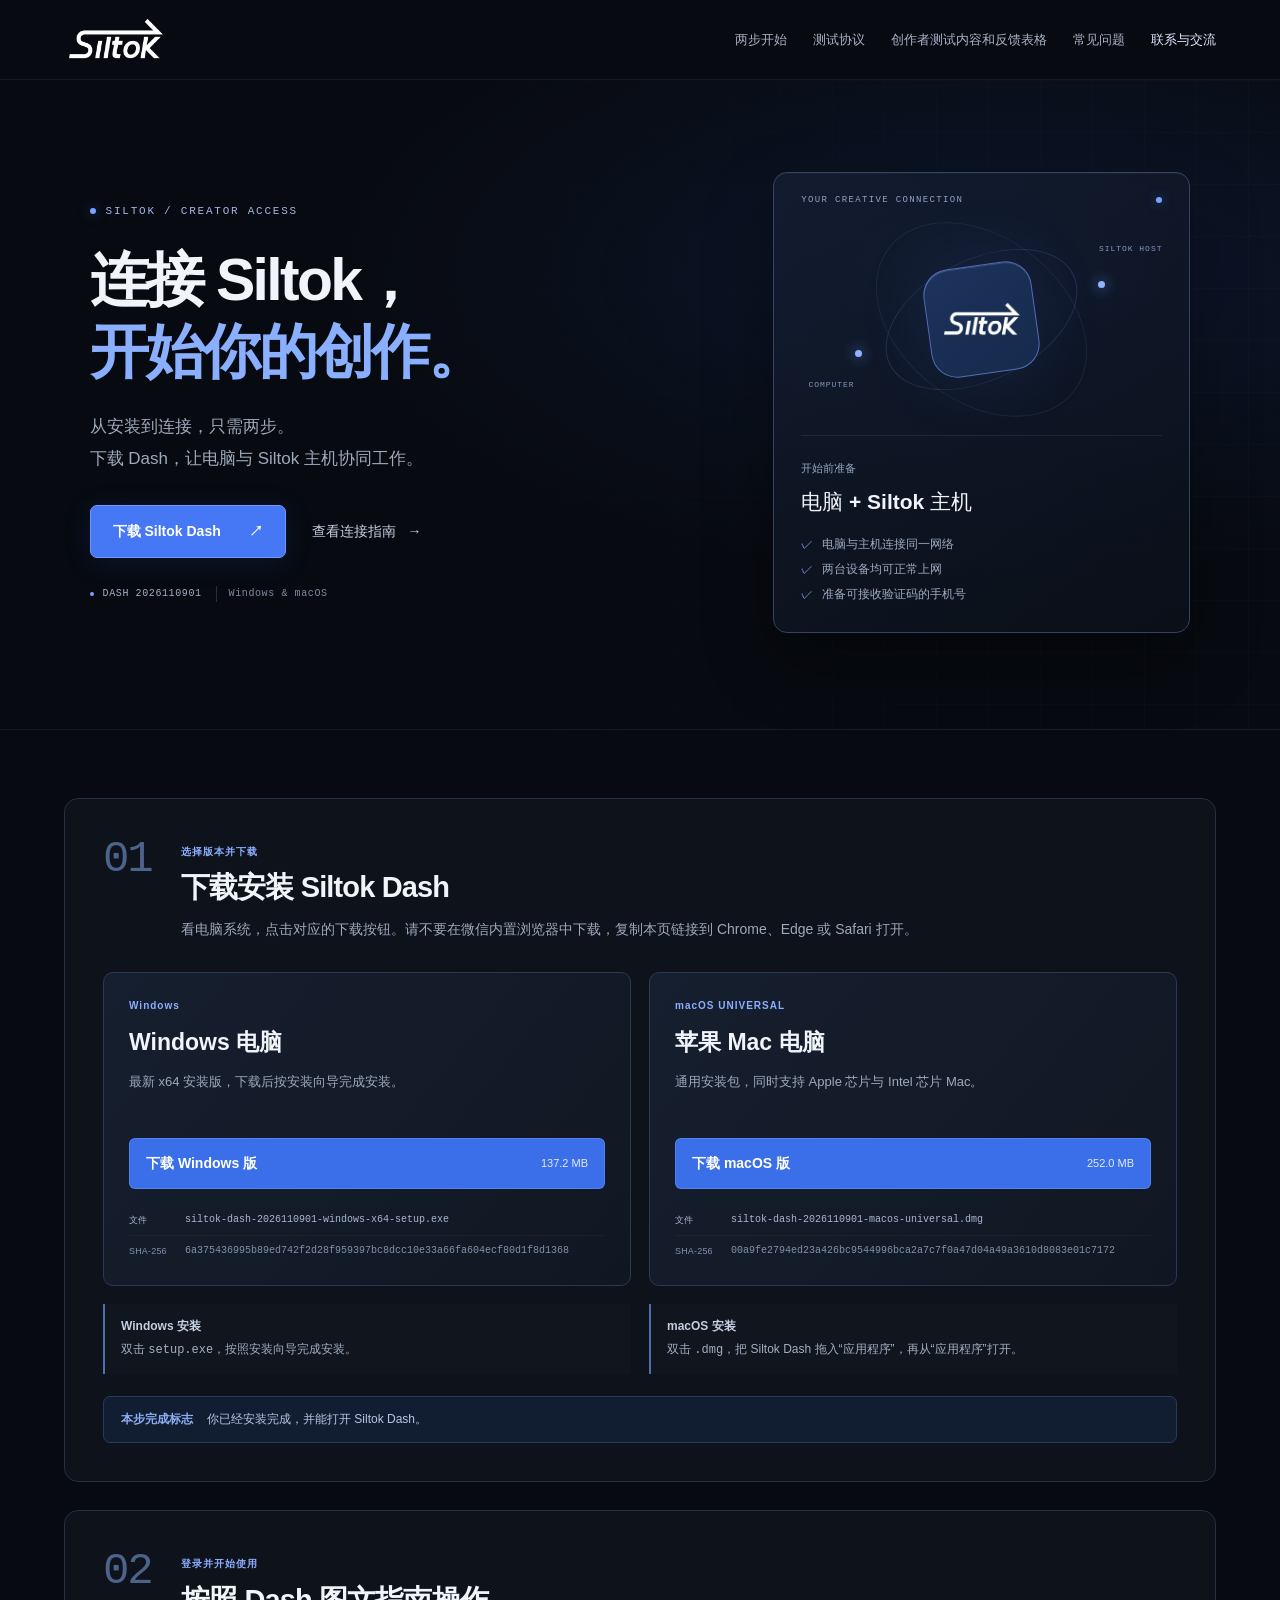
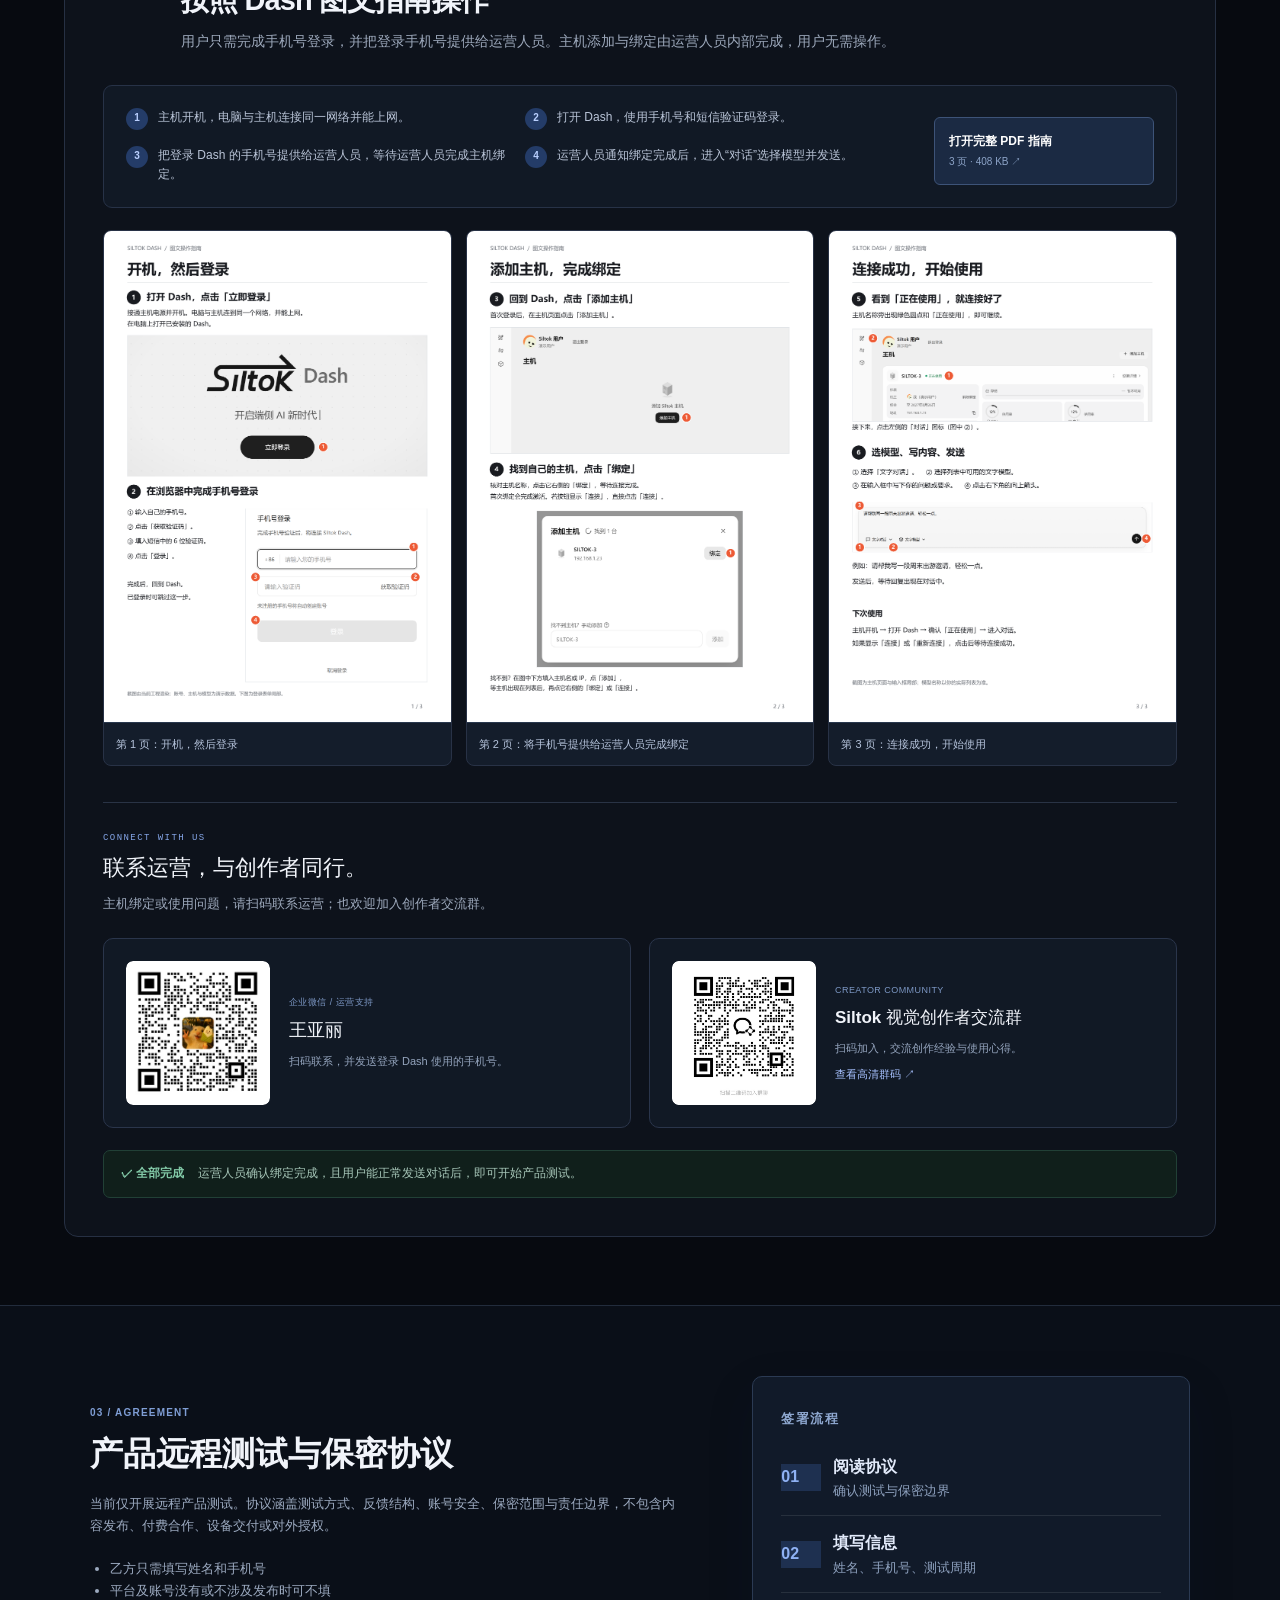
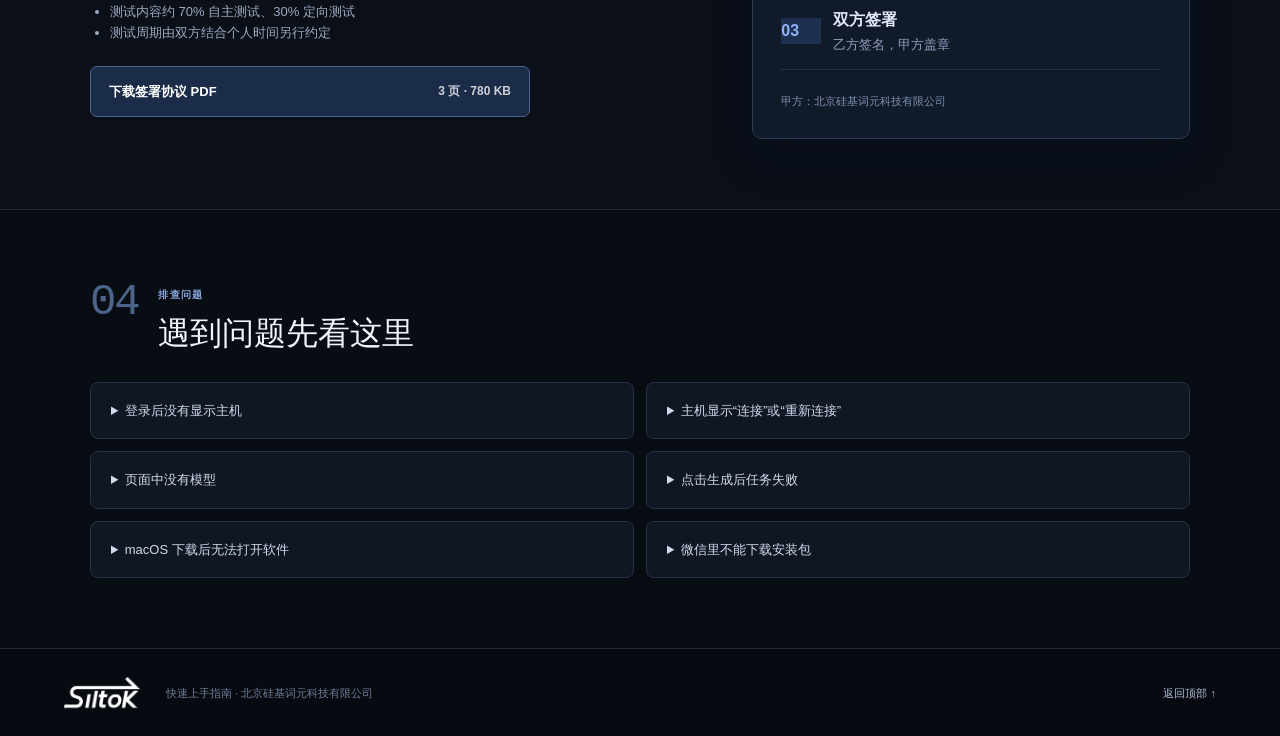
<file: site/index.html>
<!doctype html>
<html lang="zh-CN">
<head>
  <meta charset="utf-8">
  <meta name="viewport" content="width=device-width,initial-scale=1">
  <meta name="description" content="Siltok Dash Windows 与 macOS 快速上手指南">
  <title>Siltok 快速上手指南</title>
  <link rel="icon" href="assets/favicon.svg">
  <link rel="stylesheet" href="styles.css?v=20260915-2">
  <link rel="stylesheet" href="agreement.css?v=20260915-2">
  <link rel="stylesheet" href="connect-guide.css?v=20260930-4">
  <link rel="stylesheet" href="refresh.css?v=20261126-qr">
</head>
<body>
  <header class="topbar"><a href="#top" class="brand" aria-label="Siltok 首页"><img src="assets/siltok-logo-blue.png" alt="Siltok"></a><nav><a href="#steps">两步开始</a><a href="#agreement">测试协议</a><a href="creator-feedback.html">创作者测试内容和反馈表格</a><a href="#faq">常见问题</a><a href="#guide-contact">联系与交流</a></nav></header>
  <main id="top">
    <section class="hero compact-hero">
      <div class="hero-copy"><span class="eyebrow"><i></i> SILTOK / CREATOR ACCESS</span><h1>连接 Siltok，<br><em>开始你的创作。</em></h1><p>从安装到连接，只需两步。<br>下载 Dash，让电脑与 Siltok 主机协同工作。</p><div class="hero-actions"><a class="primary start-button" href="#steps">下载 Siltok Dash <span>↗</span></a><a class="text-link" href="#step-2">查看连接指南 <span>→</span></a></div><div class="release-line"><span class="release-dot"></span> DASH 2026110901 <span>Windows & macOS</span></div></div>
      <aside class="status-card"><div class="workspace-label"><span>YOUR CREATIVE CONNECTION</span><span class="mini-dot"></span></div><div class="connection-art" aria-hidden="true"><div class="orbit orbit-one"></div><div class="orbit orbit-two"></div><div class="connection-core"><img src="assets/siltok-logo-blue.png" alt=""></div><span class="node node-one"></span><span class="node node-two"></span><span class="orbit-label label-one">COMPUTER</span><span class="orbit-label label-two">SILTOK HOST</span></div><div class="ready-info"><span>开始前准备</span><strong>电脑 + Siltok 主机</strong><ul><li>电脑与主机连接同一网络</li><li>两台设备均可正常上网</li><li>准备可接收验证码的手机号</li></ul></div></aside>
    </section>

    <section class="guided-flow" id="steps">
      <article class="guide-step" id="step-1"><header><b>01</b><div><small>选择版本并下载</small><h2>下载安装 Siltok Dash</h2><p>看电脑系统，点击对应的下载按钮。请不要在微信内置浏览器中下载，复制本页链接到 Chrome、Edge 或 Safari 打开。</p></div></header><div class="system-grid"><section><span class="system-name">Windows</span><h3>Windows 电脑</h3><p class="system-description">最新 x64 安装版，下载后按安装向导完成安装。</p><a class="download" href="download.html?system=windows">下载 Windows 版 <span>137.2 MB</span></a><div class="download-meta file-meta"><span>文件</span><code>siltok-dash-2026110901-windows-x64-setup.exe</code></div><div class="download-meta hash-meta"><span>SHA-256</span><code>6a375436995b89ed742f2d28f959397bc8dcc10e33a66fa604ecf80d1f8d1368</code></div></section><section><span class="system-name">macOS UNIVERSAL</span><h3>苹果 Mac 电脑</h3><p class="system-description">通用安装包，同时支持 Apple 芯片与 Intel 芯片 Mac。</p><a class="download" href="download.html?system=macos">下载 macOS 版 <span>252.0 MB</span></a><div class="download-meta file-meta"><span>文件</span><code>siltok-dash-2026110901-macos-universal.dmg</code></div><div class="download-meta hash-meta"><span>SHA-256</span><code>00a9fe2794ed23a426bc9544996bca2a7c7f0a47d04a49a3610d8083e01c7172</code></div></section></div><div class="install-notes"><section><b>Windows 安装</b><span>双击 <code>setup.exe</code>，按照安装向导完成安装。</span></section><section><b>macOS 安装</b><span>双击 <code>.dmg</code>，把 Siltok Dash 拖入“应用程序”，再从“应用程序”打开。</span></section></div><div class="step-done"><b>本步完成标志</b><span>你已经安装完成，并能打开 Siltok Dash。</span></div></article>

      <article class="guide-step" id="step-2"><header><b>02</b><div><small>登录并开始使用</small><h2>按照 Dash 图文指南操作</h2><p>用户只需完成手机号登录，并把登录手机号提供给运营人员。主机添加与绑定由运营人员内部完成，用户无需操作。</p></div></header><div class="guide-summary"><ol><li><b>1</b><span>主机开机，电脑与主机连接同一网络并能上网。</span></li><li><b>2</b><span>打开 Dash，使用手机号和短信验证码登录。</span></li><li><b>3</b><span>把登录 Dash 的手机号提供给运营人员，等待运营人员完成主机绑定。</span></li><li><b>4</b><span>运营人员通知绑定完成后，进入“对话”选择模型并发送。</span></li></ol><a class="guide-pdf-link" href="assets/dash-connection-guide.pdf" target="_blank" rel="noopener">打开完整 PDF 指南 <span>3 页 · 408 KB ↗</span></a></div><div class="guide-pages"><figure><a href="assets/dash-guide-01-login.png" target="_blank"><img src="assets/dash-guide-01-login.png" alt="Dash 图文指南第一页：开机并完成手机号登录"></a><figcaption>第 1 页：开机，然后登录</figcaption></figure><figure><a href="assets/dash-guide-02-bind.png" target="_blank"><img src="assets/dash-guide-02-bind.png" alt="Dash 图文指南第二页：运营人员完成主机绑定"></a><figcaption>第 2 页：将手机号提供给运营人员完成绑定</figcaption></figure><figure><a href="assets/dash-guide-03-use.png" target="_blank"><img src="assets/dash-guide-03-use.png" alt="Dash 图文指南第三页：连接成功并开始对话"></a><figcaption>第 3 页：连接成功，开始使用</figcaption></figure></div><div class="guide-contact" id="guide-contact"><div><span class="contact-eyebrow">CONNECT WITH US</span><b>联系运营，与创作者同行。</b><span>主机绑定或使用问题，请扫码联系运营；也欢迎加入创作者交流群。</span></div><div class="step-contacts"><figure class="contact-card"><div class="qr-frame"><img src="assets/wecom-wangyali.jpg" alt="王亚丽企业微信二维码" loading="lazy" width="296" height="296"></div><figcaption><small>企业微信 / 运营支持</small><strong>王亚丽</strong><span>扫码联系，并发送登录 Dash 使用的手机号。</span></figcaption></figure><figure class="contact-card community-card"><a class="qr-frame community-qr" href="assets/siltok-creator-community-qr.jpg" target="_blank" rel="noopener" aria-label="查看 Siltok 视觉创作者交流群高清二维码"><img src="assets/siltok-creator-community-qr.jpg" alt="Siltok 视觉创作者交流群二维码，扫码加入群聊" loading="lazy" width="1125" height="1125"></a><figcaption><small>CREATOR COMMUNITY</small><strong>Siltok 视觉创作者交流群</strong><span>扫码加入，交流创作经验与使用心得。</span><a class="qr-full-link" href="assets/siltok-creator-community-qr.jpg" target="_blank" rel="noopener">查看高清群码 ↗</a></figcaption></figure></div></div><div class="success-banner"><b>✓ 全部完成</b><span>运营人员确认绑定完成，且用户能正常发送对话后，即可开始产品测试。</span></div></article>
    </section>

    <section class="agreement" id="agreement"><div class="agreement-copy"><span>03 / AGREEMENT</span><h2>产品远程测试与保密协议</h2><p>当前仅开展远程产品测试。协议涵盖测试方式、反馈结构、账号安全、保密范围与责任边界，不包含内容发布、付费合作、设备交付或对外授权。</p><ul><li>乙方只需填写姓名和手机号</li><li>平台及账号没有或不涉及发布时可不填</li><li>测试内容约 70% 自主测试、30% 定向测试</li><li>测试周期由双方结合个人时间另行约定</li></ul><a class="agreement-download" href="assets/产品远程测试与保密协议.pdf" download>下载签署协议 PDF <span>3 页 · 780 KB</span></a></div><div class="agreement-card"><small>签署流程</small><ol><li><b>01</b><span><strong>阅读协议</strong>确认测试与保密边界</span></li><li><b>02</b><span><strong>填写信息</strong>姓名、手机号、测试周期</span></li><li><b>03</b><span><strong>双方签署</strong>乙方签名，甲方盖章</span></li></ol><p>甲方：北京硅基词元科技有限公司</p></div></section>

    <section class="faq" id="faq"><div class="section-head"><span>04</span><div><small>排查问题</small><h2>遇到问题先看这里</h2></div></div><div class="faq-grid">
      <details><summary>登录后没有显示主机</summary><p>用户无需自行添加或绑定主机。请把登录 Dash 使用的手机号提供给运营人员，由运营人员在内部完成主机绑定。</p></details>
      <details><summary>主机显示“连接”或“重新连接”</summary><p>点击“连接”或“重新连接”，等待主机名称旁出现绿色圆点和“正在使用”。仍失败时保存当前页面截图并联系运营人员。</p></details>
      <details><summary>页面中没有模型</summary><p>刷新或重启 Dash；仍没有模型时联系管理员确认服务状态和账号权限。</p></details>
      <details><summary>点击生成后任务失败</summary><p>保存错误提示、控制台信息和操作系统版本，并说明所选模型与操作步骤后联系管理员。</p></details>
      <details><summary>macOS 下载后无法打开软件</summary><p>请先确认下载的是本页面提供的最新版本，并核对文件名与校验值。重新下载后，将 Siltok Dash 拖入“应用程序”，再从“应用程序”文件夹打开；仍无法打开时截图联系运营人员。</p></details>
      <details><summary>微信里不能下载安装包</summary><p>请复制本页地址到 Chrome、Edge 或 Safari 打开，再点击下载按钮。</p></details>
    </div></section>

  </main>
  <footer><img src="assets/siltok-logo-blue.png" alt="Siltok"><span>快速上手指南 · 北京硅基词元科技有限公司</span><a href="#top">返回顶部 ↑</a></footer>
</body>
</html>
</file>
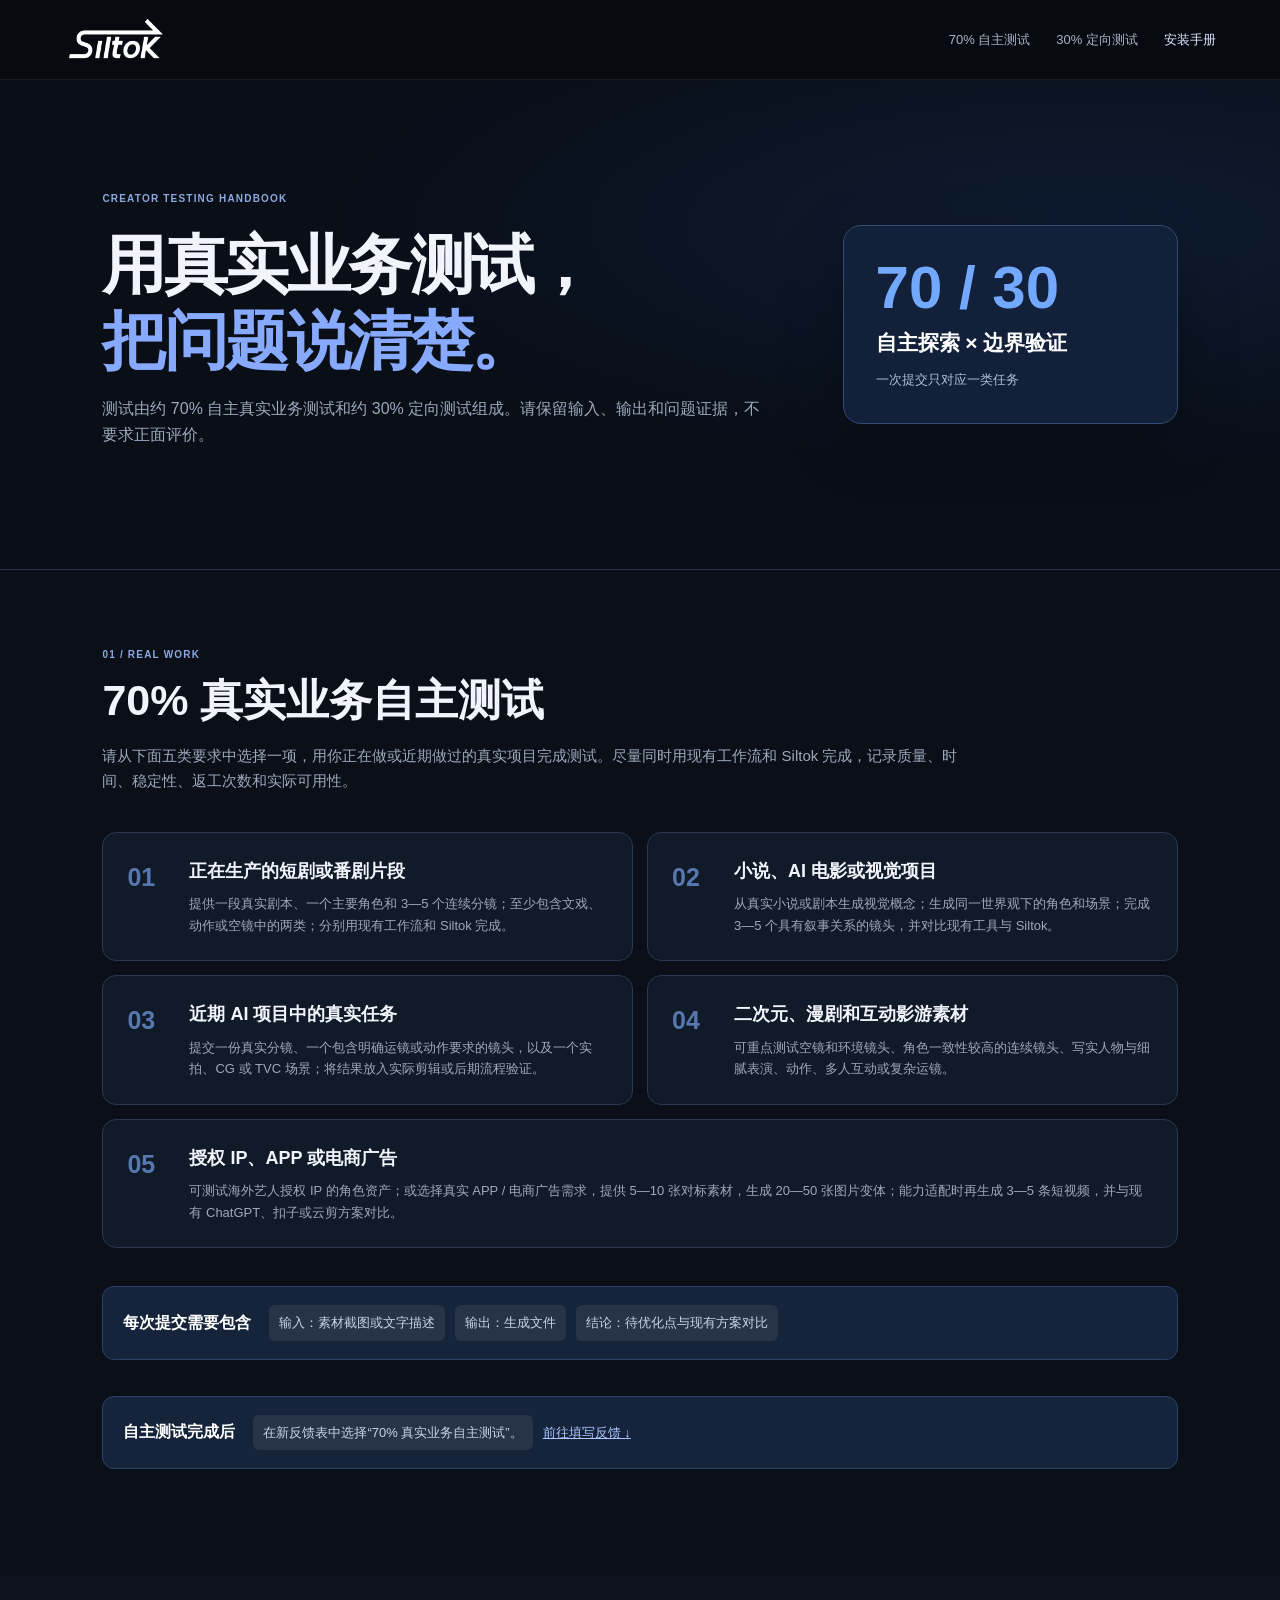
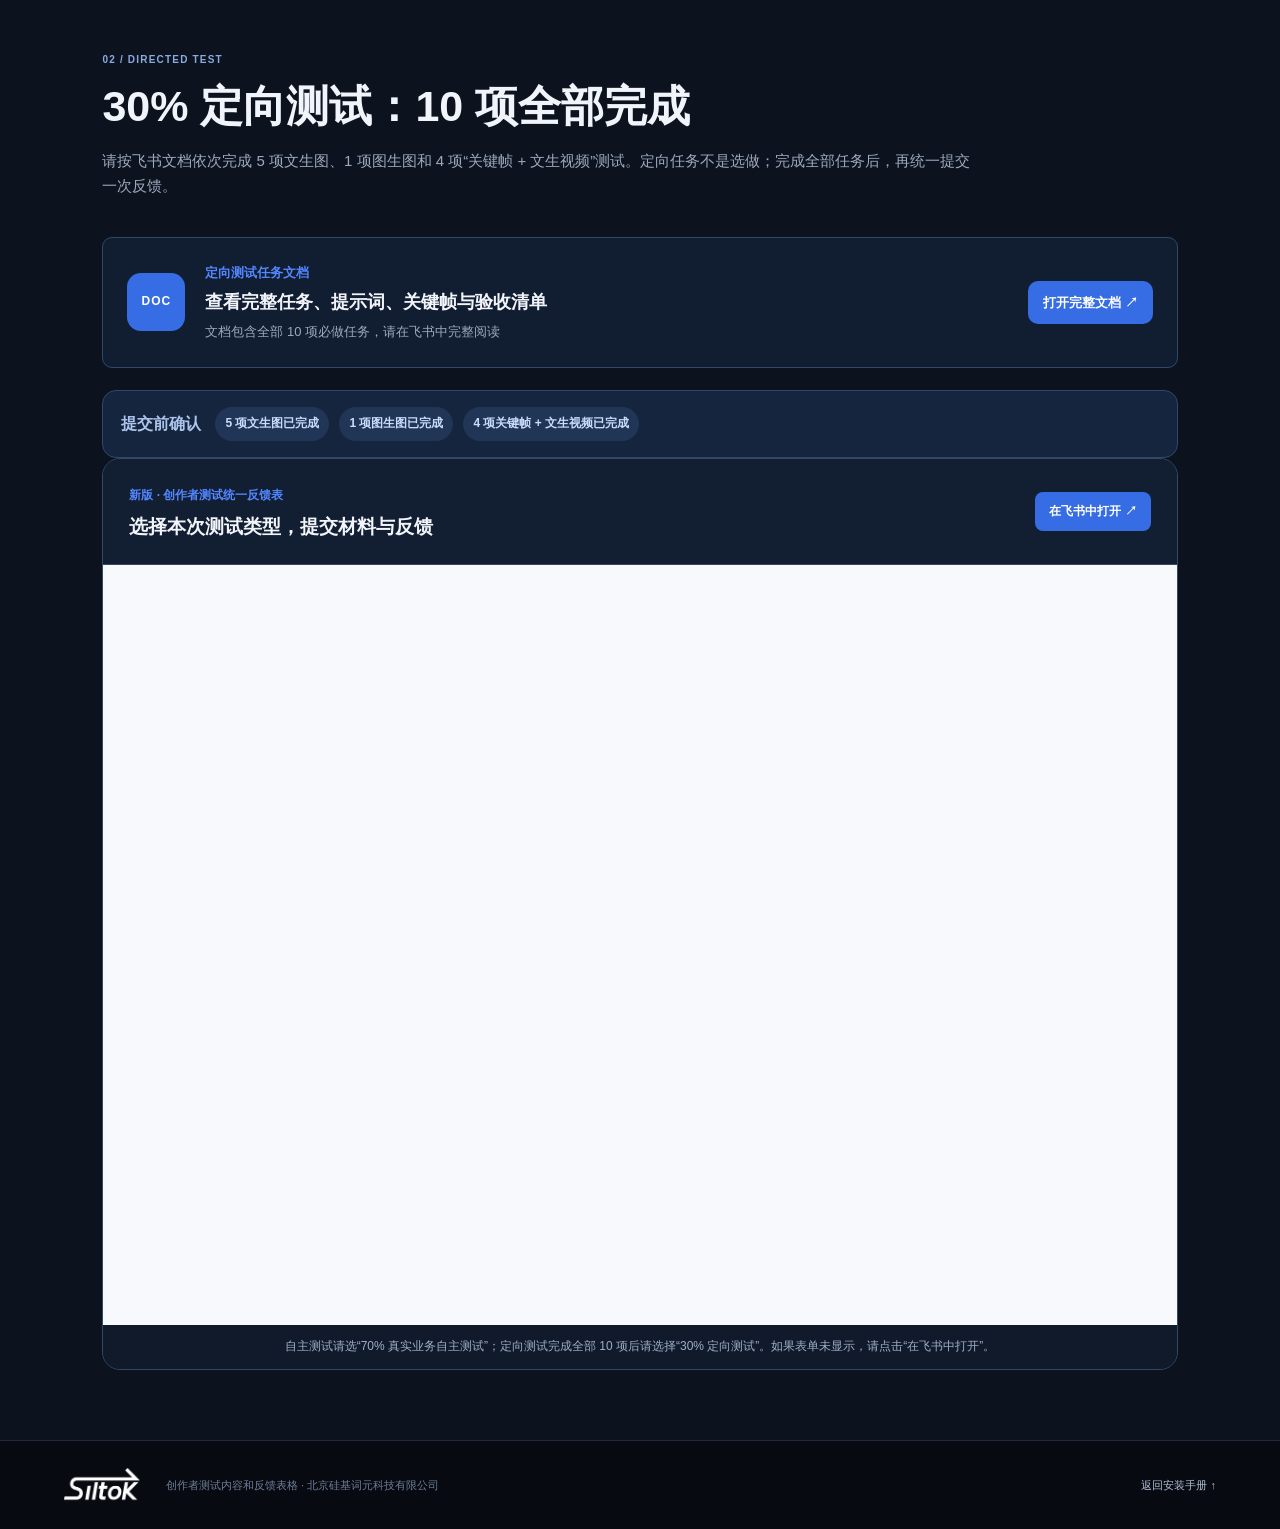
<file: site/creator-feedback.html>
<!doctype html>
<html lang="zh-CN">
<head>
  <meta charset="utf-8">
  <meta name="viewport" content="width=device-width,initial-scale=1">
  <meta name="description" content="Siltok 创作者测试内容和反馈表格">
  <title>Siltok 创作者测试内容和反馈表格</title>
  <link rel="icon" href="assets/favicon.svg">
  <link rel="stylesheet" href="styles.css">
  <link rel="stylesheet" href="creator-feedback.css">
  <link rel="stylesheet" href="creator-feedback-v2.css">
  <link rel="stylesheet" href="refresh.css?v=20261126">
</head>
<body>
  <header class="topbar"><a href="index.html" class="brand" aria-label="返回操作手册"><img src="assets/siltok-logo-blue.png" alt="Siltok"></a><nav><a href="#self-test">70% 自主测试</a><a href="#directed-test">30% 定向测试</a><a href="index.html">安装手册</a></nav></header>
  <main>
    <section class="feedback-hero"><div><span>CREATOR TESTING HANDBOOK</span><h1>用真实业务测试，<br><em>把问题说清楚。</em></h1><p>测试由约 70% 自主真实业务测试和约 30% 定向测试组成。请保留输入、输出和问题证据，不要求正面评价。</p></div><aside><b>70 / 30</b><strong>自主探索 × 边界验证</strong><small>一次提交只对应一类任务</small></aside></section>

    <section class="test-section" id="self-test">
      <div class="section-intro"><span>01 / REAL WORK</span><h2>70% 真实业务自主测试</h2><p>请从下面五类要求中选择一项，用你正在做或近期做过的真实项目完成测试。尽量同时用现有工作流和 Siltok 完成，记录质量、时间、稳定性、返工次数和实际可用性。</p></div>
      <div class="requirement-list">
        <article><b>01</b><div><h3>正在生产的短剧或番剧片段</h3><p>提供一段真实剧本、一个主要角色和 3—5 个连续分镜；至少包含文戏、动作或空镜中的两类；分别用现有工作流和 Siltok 完成。</p></div></article>
        <article><b>02</b><div><h3>小说、AI 电影或视觉项目</h3><p>从真实小说或剧本生成视觉概念；生成同一世界观下的角色和场景；完成 3—5 个具有叙事关系的镜头，并对比现有工具与 Siltok。</p></div></article>
        <article><b>03</b><div><h3>近期 AI 项目中的真实任务</h3><p>提交一份真实分镜、一个包含明确运镜或动作要求的镜头，以及一个实拍、CG 或 TVC 场景；将结果放入实际剪辑或后期流程验证。</p></div></article>
        <article><b>04</b><div><h3>二次元、漫剧和互动影游素材</h3><p>可重点测试空镜和环境镜头、角色一致性较高的连续镜头、写实人物与细腻表演、动作、多人互动或复杂运镜。</p></div></article>
        <article><b>05</b><div><h3>授权 IP、APP 或电商广告</h3><p>可测试海外艺人授权 IP 的角色资产；或选择真实 APP / 电商广告需求，提供 5—10 张对标素材，生成 20—50 张图片变体；能力适配时再生成 3—5 条短视频，并与现有 ChatGPT、扣子或云剪方案对比。</p></div></article>
      </div>
      <div class="evidence"><strong>每次提交需要包含</strong><span>输入：素材截图或文字描述</span><span>输出：生成文件</span><span>结论：待优化点与现有方案对比</span></div>
      <div class="evidence"><strong>自主测试完成后</strong><span>在新反馈表中选择“70% 真实业务自主测试”。</span><a href="#feedback-form">前往填写反馈 ↓</a></div>
    </section>

    <section class="test-section directed" id="directed-test">
      <div class="section-intro"><span>02 / DIRECTED TEST</span><h2>30% 定向测试：10 项全部完成</h2><p>请按飞书文档依次完成 5 项文生图、1 项图生图和 4 项“关键帧 + 文生视频”测试。定向任务不是选做；完成全部任务后，再统一提交一次反馈。</p></div>
      <a class="document-card" href="https://my.feishu.cn/wiki/Obl2wG4xhiCFbrkPnOHc1HDtndd?from=from_copylink" target="_blank" rel="noreferrer">
        <span class="document-icon">DOC</span>
        <span class="document-copy"><small>定向测试任务文档</small><strong>查看完整任务、提示词、关键帧与验收清单</strong><em>文档包含全部 10 项必做任务，请在飞书中完整阅读</em></span>
        <span class="document-action">打开完整文档 ↗</span>
      </a>
      <div class="all-required-note"><strong>提交前确认</strong><span>5 项文生图已完成</span><span>1 项图生图已完成</span><span>4 项关键帧 + 文生视频已完成</span></div>
      <div class="form-shell" id="feedback-form"><div class="form-heading"><div><span>新版 · 创作者测试统一反馈表</span><h3>选择本次测试类型，提交材料与反馈</h3></div><a href="https://acnu9p81oak9.feishu.cn/share/base/form/shrcnVuDyZm8yGA7dJIITQedvvb" target="_blank" rel="noreferrer">在飞书中打开 ↗</a></div><iframe src="https://acnu9p81oak9.feishu.cn/share/base/form/shrcnVuDyZm8yGA7dJIITQedvvb" title="Siltok 创作者测试统一反馈表" loading="lazy"></iframe><p class="form-fallback">自主测试请选“70% 真实业务自主测试”；定向测试完成全部 10 项后请选择“30% 定向测试”。如果表单未显示，请点击“在飞书中打开”。</p></div>
    </section>
  </main>
  <footer><img src="assets/siltok-logo-blue.png" alt="Siltok"><span>创作者测试内容和反馈表格 · 北京硅基词元科技有限公司</span><a href="index.html">返回安装手册 ↑</a></footer>
</body>
</html>
</file>
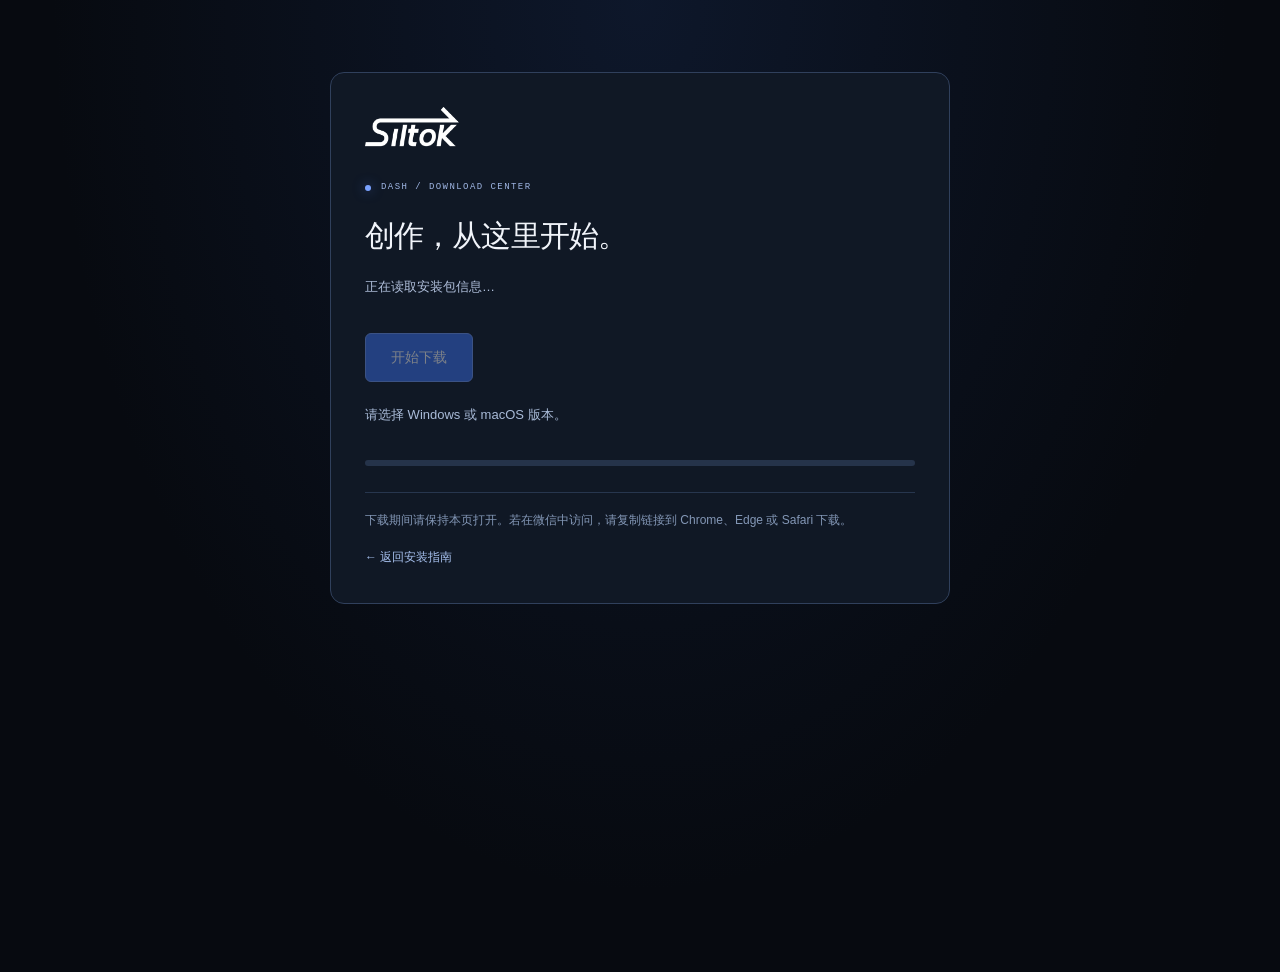
<file: site/download.html>
<!doctype html>
<html lang="zh-CN">
<head>
  <meta charset="utf-8">
  <meta name="viewport" content="width=device-width,initial-scale=1">
  <meta name="description" content="下载 Siltok Dash 2026110901，支持 Windows x64 与 macOS。">
  <title>下载 Siltok Dash</title>
  <link rel="icon" href="assets/favicon.svg">
  <link rel="stylesheet" href="styles.css">
  <link rel="stylesheet" href="refresh.css?v=20261126">
</head>
<body class="download-page">
  <main class="download-shell">
    <a class="brand" href="index.html" aria-label="返回 Siltok 安装指南"><img src="assets/siltok-logo-blue.png" alt="Siltok"></a>
    <span class="eyebrow"><i></i> DASH / DOWNLOAD CENTER</span>
    <h1>创作，从这里开始。</h1>
    <p id="name">正在读取安装包信息…</p>
    <button id="start" disabled>开始下载</button>
    <p id="status" role="status" aria-live="polite">准备就绪后，点击开始下载。</p>
    <progress id="progress" value="0" max="100" aria-label="安装包下载进度"></progress>
    <small id="hash"></small>
    <p class="download-help">下载期间请保持本页打开。若在微信中访问，请复制链接到 Chrome、Edge 或 Safari 下载。</p>
    <a class="back-link" href="index.html#steps">← 返回安装指南</a>
  </main>
  <script src="download.js?v=20261126"></script>
</body>
</html>
</file>
<file: site/styles.css>
:root{--ink:#152238;--muted:#617089;--signal:#0b68e8;--signal-soft:#eaf2ff;--line:#dbe4f0;--paper:#f6f9fd;--midnight:#071b3a}*{box-sizing:border-box}html{scroll-behavior:smooth}body{margin:0;background:#fff;color:var(--ink);font-family:"Avenir Next","PingFang SC","Microsoft YaHei",sans-serif;line-height:1.65}.topbar{height:72px;display:flex;align-items:center;justify-content:space-between;padding:0 max(5vw,28px);border-bottom:1px solid var(--line);position:sticky;top:0;background:#fffffff2;backdrop-filter:blur(12px);z-index:10}.brand{display:flex;width:112px;height:42px;align-items:center}.brand img{width:100%;height:100%;object-fit:contain}.topbar nav{display:flex;gap:28px}.topbar nav a{font-size:14px;color:var(--muted);text-decoration:none}.topbar nav a:hover{color:var(--signal)}main{overflow:hidden}.hero{min-height:570px;padding:100px max(8vw,36px);display:grid;grid-template-columns:1.4fr .7fr;gap:80px;align-items:center;background:linear-gradient(120deg,#fff 0,#f7faff 55%,#e8f1ff 100%)}.eyebrow,.light-label{display:inline-block;color:var(--signal);font-weight:800;letter-spacing:.12em;font-size:13px;text-transform:uppercase}.hero h1{font-size:clamp(46px,6vw,78px);line-height:1.08;margin:18px 0;letter-spacing:-.04em}.hero h1 em{font-style:normal;color:var(--signal)}.hero-copy>p{max-width:660px;color:var(--muted);font-size:18px}.hero-actions{display:flex;gap:12px;margin-top:30px}.hero-actions a,.video-section a{padding:12px 20px;border-radius:8px;text-decoration:none;font-weight:700}.primary{background:var(--signal);color:white}.primary:hover,.download:hover{background:#075bcf}.secondary{border:1px solid var(--line);color:var(--ink);background:#fff}.status-card{background:#fff;padding:32px;border:1px solid #d9e5f5;border-radius:18px;box-shadow:0 16px 44px #0b68e812}.status-card>span{font-size:12px;color:var(--muted);letter-spacing:.1em}.status-card strong{font-size:28px;display:block;margin:9px 0 18px}.status-card i{width:12px;height:12px;display:inline-block;background:#20ad73;border-radius:50%;box-shadow:0 0 0 6px #20ad7320}.status-card ul{padding-left:20px;color:var(--muted)}.platforms,.faq{padding:90px max(8vw,36px)}.section-head{display:flex;gap:24px;align-items:flex-start}.section-head>span{font-size:54px;line-height:1;color:#c7d8ef;font-weight:800}.section-head small{color:var(--signal);font-weight:800;letter-spacing:.12em}.section-head h2,.video-section h2,.support h2{font-size:clamp(30px,4vw,48px);line-height:1.2;margin:7px 0 30px}.tabs{display:flex;gap:8px;margin:42px 0 24px}.tabs button{border:1px solid var(--line);background:#fff;padding:12px 26px;border-radius:8px;font:inherit;font-weight:700;cursor:pointer}.tabs button.active{background:var(--midnight);border-color:var(--midnight);color:#fff}.steps{display:grid;grid-template-columns:1fr 1fr;gap:16px}.steps.hidden{display:none}.steps article{display:grid;grid-template-columns:55px 1fr;gap:15px;padding:28px;border:1px solid var(--line);border-radius:14px;background:#fff}.steps article>b{font-size:28px;color:#b8cae3}.steps small{color:var(--signal);font-weight:800}.steps h3{font-size:23px;margin:3px 0}.steps p{color:var(--muted);margin:8px 0}.steps a{color:var(--signal);font-weight:700}.steps code:not(.inline){display:block;padding:13px 15px;background:var(--midnight);color:#e9f2ff;border-radius:8px;overflow:auto;font-size:13px}.inline{padding:2px 6px;background:var(--signal-soft);border-radius:4px}.download{display:flex;justify-content:space-between;align-items:center;padding:12px 15px!important;background:var(--signal);color:#fff!important;border-radius:8px;text-decoration:none;margin-top:15px}.download span{font-size:12px;opacity:.75}.video-section{background:var(--midnight);color:#fff;padding:90px max(8vw,36px);display:grid;grid-template-columns:.7fr 1.3fr;gap:60px;align-items:center}.video-section p{color:#bdcce2}.video-section a{display:inline-block;background:white;color:var(--midnight);margin-top:16px}.video-section video{width:100%;border-radius:15px;border:1px solid #ffffff21}.light-label{color:#72a9ff}.faq{background:var(--paper)}.faq-grid{display:grid;grid-template-columns:1fr 1fr;gap:12px;margin-top:36px}.faq details{background:#fff;border:1px solid var(--line);border-radius:10px;padding:17px 20px}.faq summary{font-weight:800;cursor:pointer}.faq p{color:var(--muted);margin:10px 0 0}.support{padding:90px max(8vw,36px);display:grid;grid-template-columns:minmax(260px,.7fr) minmax(560px,1.3fr);align-items:center;gap:70px;background:linear-gradient(180deg,#fff,#f7faff)}.support-copy>span{color:var(--signal);font-weight:800}.support h2{margin-bottom:15px}.support p{color:var(--muted)}.contact-grid{display:grid;grid-template-columns:1fr 1fr;gap:24px}.contact-grid figure{margin:0;background:#fff;border:1px solid var(--line);border-radius:18px;padding:12px;overflow:hidden}.contact-grid img{display:block;width:100%;aspect-ratio:3/5;object-fit:cover;border-radius:12px}.contact-grid figcaption{padding:14px 6px 5px;display:flex;justify-content:space-between;gap:12px;align-items:center}.contact-grid figcaption strong{font-size:18px}.contact-grid figcaption span{font-size:12px;color:var(--muted)}footer{padding:25px max(5vw,28px);background:#050f22;color:#98a8c1;display:flex;align-items:center;gap:25px}footer img{width:88px;height:38px;object-fit:contain;filter:brightness(0) invert(1)}footer a{color:white;margin-left:auto}@media(max-width:800px){.topbar nav{display:none}.hero{grid-template-columns:1fr;padding-top:65px}.steps,.faq-grid,.video-section{grid-template-columns:1fr}.status-card{max-width:480px}.support{grid-template-columns:1fr;text-align:center;gap:30px}.contact-grid{grid-template-columns:1fr 1fr;gap:10px}.contact-grid figure{padding:6px;border-radius:12px}.contact-grid img{border-radius:8px}.contact-grid figcaption{display:block;padding:10px 2px}.contact-grid figcaption span{display:block}.hero-actions{flex-direction:column}.hero-actions a{text-align:center}.steps article{padding:22px 18px;grid-template-columns:40px 1fr}.video-section{gap:30px}footer{flex-wrap:wrap}footer a{margin-left:0}}@media(max-width:520px){.contact-grid{grid-template-columns:1fr}.contact-grid figure{max-width:330px;margin:auto}.support{padding-left:24px;padding-right:24px}}
</file>
<file: site/agreement.css>
.checksum {
  color: #7c8ba1 !important;
  font-size: 12px !important;
  word-break: break-all;
}

.agreement {
  display: grid;
  grid-template-columns: 1.15fr .85fr;
  gap: 70px;
  align-items: center;
  padding: 90px max(8vw, 36px);
  background: linear-gradient(135deg, #f3f7ff, #fff);
}

.agreement-copy > span {
  color: var(--signal);
  font-size: 13px;
  font-weight: 800;
  letter-spacing: .12em;
}

.agreement h2 {
  margin: 9px 0 20px;
  font-size: clamp(30px, 4vw, 48px);
  line-height: 1.2;
}

.agreement-copy > p,
.agreement-copy li { color: var(--muted); }
.agreement-copy ul { margin: 22px 0; padding-left: 20px; }

.agreement-download {
  display: flex;
  justify-content: space-between;
  align-items: center;
  max-width: 440px;
  padding: 14px 18px;
  border-radius: 9px;
  background: var(--signal);
  color: #fff;
  font-weight: 800;
  text-decoration: none;
}

.agreement-download span { font-size: 12px; opacity: .78; }
.agreement-card {
  padding: 30px;
  border-radius: 18px;
  background: var(--midnight);
  color: #fff;
  box-shadow: 0 18px 48px #071b3a20;
}
.agreement-card > small { color: #72a9ff; font-weight: 800; letter-spacing: .12em; }
.agreement-card ol { display: grid; gap: 14px; margin: 22px 0; padding: 0; list-style: none; }
.agreement-card li { display: grid; grid-template-columns: 40px 1fr; gap: 12px; align-items: center; padding-bottom: 14px; border-bottom: 1px solid #ffffff18; }
.agreement-card li > b { color: #72a9ff; }
.agreement-card li span { display: grid; color: #acbad0; font-size: 13px; }
.agreement-card li strong { color: #fff; font-size: 16px; }
.agreement-card > p { margin: 22px 0 0; color: #b8c7dc; font-size: 13px; }

@media (max-width: 800px) {
  .agreement { grid-template-columns: 1fr; gap: 30px; }
}

@media (max-width: 520px) {
  .agreement { padding-right: 24px; padding-left: 24px; }
  .agreement-download { flex-direction: column; align-items: flex-start; gap: 8px; }
}
</file>
<file: site/connect-guide.css>
.connect-guide {
  padding: 90px max(8vw, 36px);
  background: var(--paper);
}

.connect-guide .section-head {
  align-items: flex-start;
}

.connect-guide .section-head p {
  margin: 8px 0 0;
  color: var(--muted);
  max-width: 700px;
}

.connect-grid {
  display: grid;
  grid-template-columns: 1fr 1fr;
  gap: 22px;
  margin-top: 40px;
}

.connect-grid figure {
  margin: 0;
  background: #fff;
  border: 1px solid var(--line);
  border-radius: 16px;
  overflow: hidden;
  box-shadow: 0 10px 30px #11345c0d;
}

.shot {
  position: relative;
  overflow: hidden;
  background: #eef2f7;
  aspect-ratio: 16 / 9;
}

.shot img {
  display: block;
  width: 100%;
  height: 100%;
  object-fit: cover;
}

.connect-grid figcaption {
  display: flex;
  flex-direction: column;
  gap: 4px;
  padding: 20px 22px;
}

.connect-grid figcaption strong { font-size: 18px; }
.connect-grid figcaption span { color: var(--muted); font-size: 14px; }

.verify-note {
  display: flex;
  gap: 14px;
  align-items: center;
  margin-top: 22px;
  padding: 18px 22px;
  border-radius: 12px;
  background: var(--signal-soft);
  color: var(--ink);
}

.verify-note b { color: var(--signal); white-space: nowrap; }

@media (max-width: 800px) {
  .connect-grid { grid-template-columns: 1fr; }
}

.hero:has(.quick-start) {
  min-height: 720px;
  grid-template-columns: minmax(0, 1.45fr) minmax(300px, .55fr);
  gap: clamp(40px, 6vw, 88px);
  padding-top: 76px;
  padding-bottom: 76px;
}

.quick-start h1 {
  font-size: clamp(42px, 5.2vw, 70px);
}

.quick-intro {
  margin-bottom: 22px;
}

.quick-list {
  list-style: none;
  margin: 0;
  padding: 0;
  display: grid;
  gap: 10px;
  max-width: 760px;
}

.quick-list li {
  display: grid;
  grid-template-columns: 40px minmax(0, 1fr);
  gap: 14px;
  align-items: start;
  padding: 14px 16px;
  background: #fff;
  border: 1px solid var(--line);
  border-radius: 12px;
}

.quick-list li > b {
  display: grid;
  place-items: center;
  width: 36px;
  height: 36px;
  border-radius: 50%;
  background: var(--signal);
  color: #fff;
  font-size: 17px;
}

.quick-list span {
  display: flex;
  flex-direction: column;
  gap: 2px;
}

.quick-list strong {
  font-size: 17px;
}

.quick-list small {
  color: var(--muted);
  font-size: 14px;
  line-height: 1.55;
}

.ready-card strong {
  font-size: 25px;
}

.ready-card a {
  color: var(--signal);
  font-weight: 700;
}

@media (max-width: 800px) {
  .hero:has(.quick-start) {
    min-height: auto;
    grid-template-columns: 1fr;
    padding-top: 52px;
    padding-bottom: 60px;
  }

  .quick-start h1 {
    font-size: clamp(39px, 12vw, 54px);
  }

  .quick-list li {
    grid-template-columns: 36px minmax(0, 1fr);
    padding: 13px;
  }

  .quick-list li > b {
    width: 32px;
    height: 32px;
  }
}

.compact-hero {
  min-height: 500px;
  padding-top: 72px;
  padding-bottom: 72px;
}

.compact-hero .hero-copy > p {
  max-width: 720px;
}

.start-button {
  display: inline-block;
  margin-top: 18px;
  padding: 13px 22px;
  border-radius: 8px;
  text-decoration: none;
  font-weight: 800;
}

.guided-flow {
  --guide-blue: #0b68e8;
  --guide-ice: #f4f8ff;
  --guide-line: #d8e3f2;
  padding: 84px max(8vw, 36px);
  background: #fff;
}

.guide-step {
  width: 100%;
  max-width: 1180px;
  margin: 0 auto 30px;
  padding: clamp(26px, 4vw, 48px);
  border: 1px solid var(--guide-line);
  border-radius: 20px;
  background: #fff;
}

.guide-step > header {
  display: grid;
  grid-template-columns: 78px minmax(0, 1fr);
  gap: 22px;
  align-items: start;
  margin-bottom: 30px;
}

.guide-step > header > b {
  color: #bdd0e9;
  font-size: 52px;
  line-height: 1;
  letter-spacing: -.05em;
}

.guide-step header small,
.system-name {
  color: var(--guide-blue);
  font-size: 12px;
  font-weight: 800;
  letter-spacing: .1em;
}

.guide-step h2 {
  margin: 4px 0 8px;
  font-size: clamp(28px, 4vw, 42px);
  line-height: 1.2;
}

.guide-step header p,
.system-grid p {
  margin: 0;
  color: var(--muted);
}

.system-grid {
  display: grid;
  grid-template-columns: 1fr 1fr;
  gap: 18px;
}

.system-grid > section {
  min-width: 0;
  padding: 24px;
  border-radius: 14px;
  background: var(--guide-ice);
  border: 1px solid #e1eaf6;
}

.system-grid h3 {
  margin: 5px 0 8px;
  font-size: 22px;
}

.micro-steps {
  margin: 16px 0 0;
  padding-left: 22px;
  color: var(--ink);
}

.micro-steps li + li {
  margin-top: 8px;
}

.codex-help {
  display: flex;
  flex-direction: column;
  gap: 4px;
  margin-top: 18px;
  padding: 14px 16px;
  border-left: 3px solid var(--guide-blue);
  background: #fff;
  color: var(--muted);
  font-size: 14px;
}

.codex-help b {
  color: var(--ink);
}

.step-done,
.success-banner {
  display: flex;
  gap: 14px;
  align-items: center;
  margin-top: 22px;
  padding: 16px 18px;
  border-radius: 10px;
  background: #edf5ff;
}

.step-done b,
.success-banner b {
  flex: 0 0 auto;
  color: var(--guide-blue);
}

.step-contacts {
  display: grid;
  grid-template-columns: repeat(2, minmax(220px, 320px));
  justify-content: center;
  gap: 22px;
}

.step-contacts figure {
  min-width: 0;
  margin: 0;
  padding: 10px;
  border: 1px solid var(--guide-line);
  border-radius: 16px;
}

.step-contacts img {
  display: block;
  width: 100%;
  aspect-ratio: 3 / 5;
  object-fit: cover;
  border-radius: 10px;
}

.step-contacts figcaption {
  display: flex;
  justify-content: space-between;
  gap: 10px;
  padding: 12px 4px 4px;
}

.step-contacts figcaption span {
  color: var(--muted);
  font-size: 12px;
}

.final-check {
  display: grid;
  grid-template-columns: repeat(3, 1fr);
  gap: 12px;
  margin: 22px 0 0;
  padding: 0;
  list-style: none;
}

.final-check li {
  display: flex;
  gap: 10px;
  align-items: center;
  padding: 14px;
  border: 1px solid var(--guide-line);
  border-radius: 10px;
}

.final-check b {
  display: grid;
  place-items: center;
  width: 28px;
  height: 28px;
  flex: 0 0 auto;
  border-radius: 50%;
  background: var(--guide-blue);
  color: #fff;
}

.success-banner {
  background: #e9f8f0;
}

.success-banner b {
  color: #16865b;
}

.install-notes {
  display: grid;
  grid-template-columns: 1fr 1fr;
  gap: 12px;
  margin-top: 18px;
}

.install-notes section {
  display: flex;
  flex-direction: column;
  gap: 3px;
  padding: 15px 17px;
  border-left: 3px solid var(--guide-blue);
  background: #f8faff;
  color: var(--muted);
  font-size: 14px;
}

.install-notes b {
  color: var(--ink);
}

.guide-summary {
  display: grid;
  grid-template-columns: minmax(0, 1fr) 280px;
  gap: 20px;
  align-items: end;
  padding: 22px;
  border-radius: 14px;
  background: var(--guide-ice);
  border: 1px solid #e1eaf6;
}

.guide-summary ol {
  display: grid;
  grid-template-columns: 1fr 1fr;
  gap: 12px;
  margin: 0;
  padding: 0;
  list-style: none;
}

.guide-summary li {
  display: flex;
  gap: 10px;
  align-items: flex-start;
}

.guide-summary li b {
  display: grid;
  place-items: center;
  width: 26px;
  height: 26px;
  flex: 0 0 auto;
  border-radius: 50%;
  background: var(--guide-blue);
  color: #fff;
  font-size: 13px;
}

.guide-pdf-link {
  display: flex;
  flex-direction: column;
  gap: 2px;
  padding: 14px 16px;
  border-radius: 9px;
  background: var(--midnight);
  color: #fff;
  text-decoration: none;
  font-weight: 800;
}

.guide-pdf-link span {
  color: #b9cbe4;
  font-size: 12px;
  font-weight: 500;
}

.guide-pages {
  display: grid;
  grid-template-columns: repeat(3, minmax(0, 1fr));
  gap: 16px;
  margin-top: 22px;
}

.guide-pages figure {
  min-width: 0;
  margin: 0;
  overflow: hidden;
  border: 1px solid var(--guide-line);
  border-radius: 12px;
  background: #fff;
}

.guide-pages a,
.guide-pages img {
  display: block;
}

.guide-pages img {
  width: 100%;
  height: auto;
}

.guide-pages figcaption {
  padding: 12px 14px;
  border-top: 1px solid var(--guide-line);
  font-size: 14px;
  font-weight: 800;
}

.guide-contact {
  margin-top: 26px;
  padding-top: 24px;
  border-top: 1px solid var(--guide-line);
}

.guide-contact > div:first-child {
  display: flex;
  flex-direction: column;
  align-items: center;
  margin-bottom: 18px;
}

.guide-contact > div:first-child b {
  font-size: 22px;
}

.guide-contact > div:first-child span {
  color: var(--muted);
}

@media (max-width: 800px) {
  .compact-hero {
    min-height: auto;
  }

  .guided-flow {
    padding: 54px 20px;
  }

  .guide-step {
    width: 100%;
    padding: 24px 18px;
    border-radius: 15px;
  }

  .guide-step > header {
    grid-template-columns: 52px minmax(0, 1fr);
    gap: 12px;
  }

  .guide-step > header > b {
    font-size: 38px;
  }

  .system-grid,
  .final-check,
  .install-notes,
  .guide-summary,
  .guide-summary ol {
    grid-template-columns: 1fr;
  }

  .guide-pages {
    grid-template-columns: 1fr;
  }

  .guide-pages figure {
    max-width: 560px;
    margin: 0 auto;
  }

  .connect-grid {
    grid-template-columns: minmax(0, 1fr);
  }

  .step-contacts {
    grid-template-columns: 1fr 1fr;
    gap: 10px;
  }

  .step-contacts figure {
    padding: 6px;
  }

  .step-contacts figcaption {
    display: block;
    padding: 9px 2px 2px;
  }

  .step-contacts figcaption span {
    display: block;
  }

  .step-done,
  .success-banner {
    align-items: flex-start;
    flex-direction: column;
    gap: 3px;
  }
}
</file>
<file: site/refresh.css>
/* Siltok creator workspace · 2026-11-26 */
:root{color-scheme:dark;--ink:#f1f4fa;--muted:#9da9bc;--signal:#5386ff;--signal-soft:#131f36;--line:#263043;--paper:#090d14;--midnight:#101622;--blue:#5386ff}body{background:#070a10;color:var(--ink);-webkit-font-smoothing:antialiased}::selection{background:#345bb9;color:#fff}a{color:#92b3ff}a:focus-visible,button:focus-visible,summary:focus-visible{outline:2px solid #a7c4ff;outline-offset:5px}button{font:inherit}h1,h2,h3,strong,b{text-wrap:balance}
.topbar{height:80px;padding:0 max(calc((100vw - 1280px)/2),5vw);background:#080b12ed;border-bottom:1px solid #ffffff12;backdrop-filter:blur(18px)}.brand{width:104px}.brand img,footer img{filter:brightness(0) invert(1)}.topbar nav{gap:26px}.topbar nav a{color:#a9b3c6;font-size:13px}.topbar nav a:hover{color:#fff}.topbar nav a:last-child{color:#dce7ff}
.hero{position:relative;min-height:650px;padding:72px max(calc((100vw - 1160px)/2),7vw) 76px;grid-template-columns:minmax(0,1.25fr) minmax(320px,.85fr);gap:70px;background:radial-gradient(ellipse at 79% 30%,#172b5c60,transparent 48%),#070a10;border-bottom:1px solid #ffffff10}.hero:before{content:"";pointer-events:none;position:absolute;inset:0;background-image:linear-gradient(#617ba50a 1px,transparent 1px),linear-gradient(90deg,#617ba50a 1px,transparent 1px);background-size:52px 52px;mask-image:linear-gradient(to right,transparent,#000)}.hero-copy,.status-card{position:relative}.eyebrow{padding:0;background:none;border:0;border-radius:0;font:11px/1.5 ui-monospace,SFMono-Regular,monospace;letter-spacing:.16em;color:#a0b7e5;display:flex;align-items:center;gap:10px}.eyebrow i,.release-dot,.mini-dot{width:6px;height:6px;background:#7aa2ff;border-radius:50%;display:inline-block;box-shadow:0 0 12px #5386ff80;flex:none}.hero h1{font-size:clamp(43px,4.6vw,66px);font-weight:650;line-height:1.22;letter-spacing:-.045em;margin:25px 0 23px}.hero h1 em{color:#8aafff}.hero-copy>p{font-size:17px;line-height:1.9;color:var(--muted)}.hero-actions{margin-top:30px;align-items:center;gap:26px}.hero-actions .start-button{margin:0;padding:14px 22px;border-radius:7px;background:#4678f5;border:1px solid #7099ff;box-shadow:0 4px 28px #275de329;font-size:14px;font-weight:650}.start-button span{margin-left:24px}.hero-actions .text-link{padding:10px 0;background:none;border:0;color:#c5cfe2;font-size:14px;font-weight:500}.text-link span{margin-left:8px}.release-line{margin-top:28px;display:flex;flex-wrap:wrap;align-items:center;gap:9px;font:10px/1.6 ui-monospace,monospace;letter-spacing:.06em;color:#a2aec4}.release-line>span:last-child{padding-left:12px;margin-left:5px;border-left:1px solid #ffffff26;color:#7f8ba1}.release-line .release-dot{width:4px;height:4px;box-shadow:none}
.status-card{padding:22px 27px 25px;border:1px solid #344362;border-radius:14px;background:linear-gradient(145deg,#152034b5,#0b101bbf);box-shadow:0 28px 70px #0005,inset 0 1px #ffffff09}.workspace-label{display:flex;align-items:center;justify-content:space-between;font:9px ui-monospace,monospace;letter-spacing:.15em;color:#91a1bf}.connection-art{position:relative;height:230px;display:grid;place-items:center}.orbit{position:absolute;width:205px;height:205px;border:1px solid #6892eb36;border-radius:50%;transform:rotate(-26deg) scaleY(.59)}.orbit-two{transform:rotate(38deg) scaleY(.7);width:235px;height:235px;border-color:#6b8fcd24}.connection-core{width:109px;height:109px;border-radius:26px;border:1px solid #7399f29c;background:linear-gradient(145deg,#2e539c70,#172b4d);box-shadow:0 0 70px #487eff20,inset 0 1px #b1c9ff30;display:grid;place-items:center;transform:rotate(-8deg)}.connection-core img{width:76px;filter:brightness(0) invert(1);transform:rotate(8deg)}.node{position:absolute;width:7px;height:7px;background:#90b2ff;box-shadow:0 0 14px #6593ff;border-radius:50%}.node-one{left:15%;top:63%}.node-two{right:16%;top:33%}.orbit-label{position:absolute;font:8px ui-monospace,monospace;letter-spacing:.12em;color:#8398bd}.label-one{left:2%;top:76%}.label-two{right:0;top:17%}.ready-info{border-top:1px solid #ffffff12;padding-top:18px}.ready-info>span{color:#98a8c1;font-size:11px}.status-card .ready-info strong{font-size:21px;margin:5px 0 12px;font-weight:550}.ready-info ul{list-style:none;padding:0;margin:0;color:#9daac0;font-size:12px;line-height:2.1}.ready-info li:before{content:"✓";color:#85aaff;margin-right:9px}
.guided-flow{--guide-blue:#83a8ff;--guide-ice:#111925;--guide-line:#283246;padding:68px max(calc((100vw - 1180px)/2),5vw) 0;background:#070a10}.guide-step{padding:38px;margin-bottom:28px;background:#0d121b;border:1px solid #263043;border-radius:14px;box-shadow:none;scroll-margin-top:104px}.guide-step>header{grid-template-columns:58px minmax(0,1fr);gap:20px;margin-bottom:30px}.guide-step>header>b,.section-head>span{font-size:44px;font-weight:500;letter-spacing:-.05em;color:#4c638a;font-family:ui-monospace,monospace}.guide-step header small,.system-name{font-size:10px;letter-spacing:.1em;color:#8caeff}.guide-step h2{font-size:29px;margin:7px 0 12px;font-weight:600;letter-spacing:-.03em}.guide-step header p{max-width:850px;font-size:14px;line-height:1.8}
.system-grid{gap:18px}.system-grid>section{display:flex;flex-direction:column;align-items:stretch;padding:25px;background:linear-gradient(130deg,#161f2f,#111722);border:1px solid #2c3953;border-radius:10px;min-width:0}.system-grid h3{font-size:23px;margin:9px 0;font-weight:600}.system-grid .system-description{font-size:13px;line-height:1.7;min-height:44px;margin:0 0 23px}.system-grid .download{gap:14px;margin:0 0 16px;min-height:50px;padding:13px 16px!important;border:1px solid #7098ff70;border-radius:6px;background:#3b6fe9;font-size:14px;font-weight:650;transition:background .2s,transform .2s}.download:hover,.primary:hover{background:#4e82ff!important;transform:translateY(-1px)}.download span{white-space:nowrap;opacity:.85;font-weight:400;font-size:11px}.download-meta{display:grid;grid-template-columns:48px minmax(0,1fr);gap:8px;min-width:0;font-size:10px;color:#8191ac;line-height:1.8;margin-top:6px}.download-meta>span{font-size:9px;letter-spacing:.02em;padding-top:1px}.download-meta code{font:10px/1.8 ui-monospace,SFMono-Regular,Menlo,monospace;overflow-wrap:anywhere;word-break:break-all}.file-meta{color:#a9b7d0}.hash-meta{padding-top:6px;border-top:1px solid #ffffff08}.install-notes{gap:18px}.install-notes section{background:#ffffff03;border-left:2px solid #4d70ae;color:#a3afc3;font-size:12px;padding:13px 16px}.install-notes b{font-size:12px;color:#c3cfe3}.step-done,.success-banner{border:1px solid #263b5b;background:#111e32;border-radius:7px;padding:13px 17px;font-size:12px;color:#b7c6e0}.step-done b{color:#8eaff5}.success-banner{border-color:#214036;background:#101f1b;color:#a7c7b9}.success-banner b{color:#82c9a7}
.guide-summary{grid-template-columns:minmax(0,1fr) 220px;background:#111925;border-color:#273247;padding:22px;gap:26px;border-radius:9px}.guide-summary ol{font-size:12px;gap:16px}.guide-summary li b{width:22px;height:22px;font-size:10px;background:#243c68;color:#bad0ff}.guide-summary li span{color:#bac5d8}.guide-pdf-link{background:#1b2a43;border:1px solid #3d5378;font-size:12px;padding:14px;border-radius:6px}.guide-pdf-link:hover{background:#233858}.guide-pdf-link span{font-size:10px;color:#8da4c8}.guide-pages{gap:14px}.guide-pages figure{border-color:#283246;background:#141d2b;border-radius:8px}.guide-pages a{background:#fff;transition:opacity .2s}.guide-pages a:hover{opacity:.9}.guide-pages figcaption{color:#b6c4dc;border-color:#29384e;font-weight:500;font-size:11px;padding:12px}.guide-contact{margin-top:36px;padding-top:30px;border-color:#293345;scroll-margin-top:100px}.guide-contact>div:first-child{align-items:flex-start;text-align:left;gap:7px;margin-bottom:24px}.guide-contact .contact-eyebrow{color:#85a6e8!important;font:9px ui-monospace,monospace;letter-spacing:.16em}.guide-contact>div:first-child b{font-size:22px;font-weight:550}.guide-contact>div:first-child>span:last-child{font-size:13px}
.step-contacts{grid-template-columns:1fr 1fr;gap:18px;justify-content:stretch}.step-contacts .contact-card{display:flex;align-items:center;gap:19px;padding:22px;background:#111925;border:1px solid #2a354b;border-radius:10px;overflow:hidden}.qr-frame,.qr-placeholder{width:144px;height:144px;flex:none;border-radius:7px;overflow:hidden}.step-contacts .qr-frame img{width:100%;height:100%;aspect-ratio:1;padding:9px;background:#fff;object-fit:contain;border-radius:7px}.step-contacts .contact-card figcaption{padding:0;display:flex;flex-direction:column;gap:7px;min-width:0}.contact-card figcaption small{color:#7d98c5;font-size:9px;letter-spacing:.05em}.contact-card figcaption strong{font-size:18px;line-height:1.55;font-weight:550}.contact-card figcaption span{font-size:11px;color:#94a4bd;line-height:1.8}.qr-placeholder{display:flex;flex-direction:column;align-items:center;justify-content:center;background:#0c121c;border:1px dashed #465a7d;color:#8097bd}.qr-placeholder svg{width:43px;height:43px;margin-bottom:5px}.qr-placeholder b{font-size:12px;color:#a3b4cf;font-weight:500}.qr-placeholder>span{font-size:10px;margin-top:4px;color:#70839f}.community-card figcaption strong{font-size:17px}
.agreement{padding:70px max(calc((100vw - 1100px)/2),7vw);gap:70px;background:#0a0f18;border-top:1px solid #222c3c;border-bottom:1px solid #222c3c;margin-top:68px;scroll-margin-top:80px}.agreement h2{font-size:33px}.agreement-copy>span{color:#7f9ed5;font-size:10px}.agreement-copy p,.agreement-copy li{color:#9caac0;font-size:13px}.agreement-download{border:1px solid #4a6592;background:#1b2c49;border-radius:7px;font-size:13px}.agreement-download:hover{background:#263e65}.agreement-card{background:#111a29;border:1px solid #2b3a53;border-radius:10px;padding:28px}.agreement-card small{color:#8fa8d0}.agreement-card li>b{color:#8fb1f3;background:#1e3050}.agreement-card li strong{color:#e2eafa}.agreement-card li span{color:#8ea1be}.agreement-card>p{color:#7c90b1;border-color:#2c3c57;font-size:11px}.faq{background:#080c13;padding:70px max(calc((100vw - 1100px)/2),7vw);scroll-margin-top:80px}.section-head{gap:20px}.section-head h2{font-size:32px;margin:7px 0 0;font-weight:550}.section-head small{font-size:10px;color:#8ca9df}.faq-grid{gap:12px;margin-top:30px}.faq details{background:#101722;border-color:#273247;border-radius:8px;padding:17px 20px}.faq summary{font-size:13px;font-weight:500;color:#d0dbee}.faq p{font-size:12px;line-height:1.9}.faq details[open]{border-color:#49679a;background:#131f31}footer{background:#070a10;border-top:1px solid #202a3b;color:#6e7e99;gap:26px;font-size:11px;padding:25px max(calc((100vw - 1280px)/2),5vw)}footer img{width:76px}footer a{color:#b1bfd8;text-decoration:none}
/* Feedback shares the theme; the external Feishu form retains its own UI. */
.feedback-hero{background:radial-gradient(ellipse at 85% 30%,#18376a50,transparent 50%),#090e17;min-height:490px;border-bottom:1px solid #263044}.feedback-hero h1{font-size:clamp(40px,5vw,66px);line-height:1.2}.feedback-hero h1 em{color:#87aaff}.feedback-hero>div>span,.section-intro>span{color:#8ca9df;font-size:10px}.feedback-hero p{font-size:16px}.feedback-hero aside{border:1px solid #344b72;background:#12203a;box-shadow:0 20px 60px #0004}.test-section{padding-top:70px;padding-bottom:70px;background:#0a0f18;scroll-margin-top:100px}.test-section.directed{background:#0c131f}.section-intro h2{font-size:clamp(29px,3.5vw,43px)}.section-intro p{font-size:15px}.requirement-list article{background:#111a28;border-color:#2b3850}.requirement-list b{color:#5778ae}.requirement-list h3{font-size:18px}.requirement-list p{font-size:13px}.evidence{background:#15233b;border:1px solid #2c4369}.evidence a{color:#adc6ff;font-size:13px}.document-card{background:#111d30;border-color:#32486b;border-radius:10px}.document-card:hover{border-color:#7197d7;box-shadow:0 10px 32px #0003}.document-copy strong{font-size:18px}.document-icon,.document-action{background:#376de4}.all-required-note{background:#15253e;color:#adc5ed;border:1px solid #30476c}.all-required-note span{background:#213657;color:#c9dbf9;font-size:12px}.form-shell{background:#121e31;border-color:#344966;box-shadow:none}.form-heading{background:#121e31;border-color:#344966}.form-heading h3{font-size:19px}.form-heading a{background:#376de4;font-size:12px}.form-fallback{background:#101a2a;color:#9eafc9}.form-shell iframe{color-scheme:light}
/* Download center */
.download-page{min-height:100vh;background:radial-gradient(ellipse at 50% 0,#1b326055,transparent 65%),#070a10}.download-shell{width:min(620px,calc(100% - 40px));margin:8vh auto 32px;padding:34px;border:1px solid #30405c;border-radius:14px;background:#101825;overflow:visible}.download-shell .brand{width:94px}.download-shell .eyebrow{margin-top:32px;font-size:9px}.download-shell h1{font-size:30px;font-weight:550;letter-spacing:-.03em;margin:16px 0}.download-shell #name{overflow-wrap:anywhere;color:#afbeda;font-size:13px;min-height:44px}.download-shell button{background:#3b72f0;color:#fff;border:1px solid #7199f7;border-radius:6px;padding:12px 25px;font-size:14px;cursor:pointer}.download-shell button:hover{background:#4d83ff}.download-shell button:disabled{opacity:.45;cursor:wait}.download-shell #status{color:#a9bbd8;font-size:13px;margin:22px 0 12px;min-height:44px}.download-shell progress{appearance:none;width:100%;height:6px;border:0;display:block;background:#25334a;border-radius:8px;overflow:hidden}.download-shell progress::-webkit-progress-bar{background:#25334a}.download-shell progress::-webkit-progress-value{background:#668fff}.download-shell progress::-moz-progress-bar{background:#668fff}.download-shell #hash{display:block;overflow-wrap:anywhere;color:#788ba9;font:10px/1.8 ui-monospace,monospace;margin-top:20px}.download-help{font-size:12px;color:#8397b6;border-top:1px solid #27364e;margin-top:26px;padding-top:18px}.back-link{font-size:12px;color:#a7c1ef;text-decoration:none}
@media(max-width:1100px){.hero{gap:35px;padding-left:5vw;padding-right:5vw}.hero h1{font-size:49px}.guide-summary{grid-template-columns:1fr}.guide-pdf-link{flex-direction:row;justify-content:space-between;align-items:center}.step-contacts .contact-card{flex-direction:column;align-items:flex-start}.qr-frame,.qr-placeholder{width:150px;height:150px}.step-contacts .contact-card figcaption{min-height:90px}}
@media(max-width:800px){.topbar{height:auto;min-height:72px;padding:14px 20px;flex-wrap:wrap;gap:12px}.brand{width:85px;height:28px}.topbar nav{display:flex;gap:10px 17px;flex-wrap:wrap}.topbar nav a{font-size:11px}.hero{grid-template-columns:1fr;min-height:auto;padding:48px 24px;gap:35px}.hero h1{font-size:clamp(40px,8vw,58px)}.hero-copy>p{font-size:15px}.hero-actions{flex-direction:row;align-items:center;gap:22px}.hero-actions .start-button{font-size:13px;padding:12px 17px}.hero-actions .text-link{font-size:12px}.start-button span{margin-left:12px}.status-card{width:100%;max-width:none;padding:20px 24px;display:grid;grid-template-columns:1fr 1fr;align-items:center;column-gap:20px}.workspace-label{grid-column:1/-1}.connection-art{height:205px}.orbit{width:165px;height:165px}.orbit-two{width:190px;height:190px}.connection-core{width:85px;height:85px;border-radius:21px}.connection-core img{width:60px}.orbit-label{font-size:6px}.ready-info{border-top:0;border-left:1px solid #ffffff16;padding:0 0 0 20px}.status-card .ready-info strong{font-size:18px}.ready-info ul{font-size:10px}.guided-flow{padding:35px 20px 0}.guide-step{padding:25px 20px;scroll-margin-top:126px}.guide-step>header{grid-template-columns:40px minmax(0,1fr);gap:12px}.guide-step>header>b{font-size:32px}.guide-step h2{font-size:24px}.guide-step header p{font-size:12px}.system-grid{grid-template-columns:1fr}.system-grid>section{padding:21px}.system-grid .system-description{min-height:0}.guide-summary{padding:17px}.guide-pages{grid-template-columns:1fr;gap:20px}.guide-pages figure{width:100%;max-width:490px}.guide-pages figcaption{font-size:12px}.guide-contact{scroll-margin-top:126px}.guide-contact>div:first-child b{font-size:20px}.guide-contact>div:first-child>span:last-child{font-size:12px}.step-contacts{gap:12px}.step-contacts .contact-card{padding:18px;align-items:center}.contact-card figcaption{width:100%}.step-contacts .contact-card figcaption strong{font-size:16px}.agreement{margin-top:35px;padding:45px 24px;grid-template-columns:1fr;gap:28px;scroll-margin-top:126px}.agreement h2{font-size:28px}.faq{padding:45px 24px;scroll-margin-top:126px}.section-head h2{font-size:27px}.section-head>span{font-size:34px}.faq-grid{grid-template-columns:1fr}.feedback-hero{padding-top:50px;padding-bottom:45px;gap:30px}.test-section{padding-top:45px;padding-bottom:45px}.feedback-hero aside{max-width:none}.feedback-hero h1{font-size:42px}.feedback-hero p{font-size:14px}.form-heading{padding:20px}footer{padding:24px;gap:12px}footer span{font-size:10px}.download-shell{padding:26px;margin-top:30px}}
@media(max-width:520px){.topbar nav{gap:7px 14px}.topbar nav a{font-size:10px}.hero{padding-top:39px}.hero h1{font-size:39px}.status-card{padding:18px;column-gap:8px}.workspace-label{font-size:8px}.connection-art{height:180px}.orbit{width:132px;height:132px}.orbit-two{width:153px;height:153px}.connection-core{width:70px;height:70px;border-radius:16px}.connection-core img{width:50px}.ready-info{padding-left:13px}.status-card .ready-info strong{font-size:15px}.ready-info ul{font-size:9px}.ready-info li:before{margin-right:4px}.label-one{left:0;top:79%}.label-two{right:0;top:18%}.guide-step{padding:22px 16px}.guide-step>header{grid-template-columns:1fr;gap:9px}.guide-step>header>b{font-size:25px}.guide-step h2{font-size:24px}.step-contacts{grid-template-columns:1fr}.step-contacts .contact-card{flex-direction:row;align-items:center;gap:16px;padding:18px 14px}.qr-frame,.qr-placeholder{width:112px;height:112px}.step-contacts .contact-card figcaption{min-height:0}.step-contacts .contact-card figcaption strong{font-size:15px}.contact-card figcaption span{font-size:10px}.contact-card figcaption small{font-size:8px}.guide-pdf-link{flex-direction:column;align-items:flex-start}.download-meta{grid-template-columns:41px minmax(0,1fr);gap:6px}.download-meta code{font-size:9px}.install-notes section{font-size:11px}.download-shell h1{font-size:26px}.release-line{font-size:9px}}
@media(prefers-reduced-motion:reduce){html{scroll-behavior:auto}*,*:before,*:after{animation:none!important;transition:none!important}}

/* Preserve the supplied QR image and its white quiet zone. */
.step-contacts .community-qr{display:block}.step-contacts .community-qr img{padding:0}.contact-card .qr-full-link{color:#a7c1ff;font-size:11px;text-decoration:none}.contact-card .qr-full-link:hover{text-decoration:underline}
</file>
<file: site/creator-feedback.css>
.feedback-hero{min-height:520px;padding:90px max(8vw,36px);display:grid;grid-template-columns:1.2fr .6fr;gap:70px;align-items:center;background:linear-gradient(125deg,#fff 0,#f4f8ff 55%,#e5efff 100%)}.feedback-hero>div>span,.section-intro>span{color:var(--signal);font-size:13px;font-weight:800;letter-spacing:.12em}.feedback-hero h1{font-size:clamp(44px,6vw,74px);line-height:1.08;letter-spacing:-.04em;margin:16px 0}.feedback-hero h1 em{color:var(--signal);font-style:normal}.feedback-hero p{max-width:720px;color:var(--muted);font-size:18px}.feedback-hero aside{display:grid;gap:8px;padding:32px;border-radius:18px;background:var(--midnight);color:#fff;box-shadow:0 18px 48px #071b3a20}.feedback-hero aside b{font-size:60px;line-height:1;color:#72a9ff}.feedback-hero aside strong{font-size:21px}.feedback-hero aside small{color:#aebed5}.test-section{padding:90px max(8vw,36px)}.test-section.directed{background:var(--paper)}.section-intro{max-width:880px}.section-intro h2{font-size:clamp(34px,4.5vw,54px);line-height:1.18;margin:9px 0 18px}.section-intro p{color:var(--muted);font-size:17px}.source-link{display:inline-block;margin-top:8px;color:var(--signal);font-weight:800}.requirement-list{display:grid;grid-template-columns:1fr 1fr;gap:14px;margin:38px 0}.requirement-list article{display:grid;grid-template-columns:48px 1fr;gap:14px;padding:24px;border:1px solid var(--line);border-radius:14px;background:#fff}.requirement-list article:last-child{grid-column:1/-1}.requirement-list b{font-size:25px;color:#b5cae8}.requirement-list h3{font-size:20px;margin:0 0 7px}.requirement-list p{margin:0;color:var(--muted)}.evidence{display:flex;gap:10px;flex-wrap:wrap;align-items:center;padding:18px 20px;margin-bottom:36px;border-radius:12px;background:var(--midnight);color:#fff}.evidence strong{margin-right:8px}.evidence span{padding:7px 10px;border-radius:6px;background:#ffffff12;color:#c6d4e8;font-size:13px}.task-grid{display:grid;grid-template-columns:repeat(3,1fr);gap:14px;margin:38px 0}.task-grid article{padding:24px;border:1px solid var(--line);border-radius:14px;background:#fff}.task-grid article span{color:var(--signal);font-size:12px;font-weight:800}.task-grid h3{font-size:22px;margin:8px 0}.task-grid p{color:var(--muted)}.task-grid small{display:block;padding-top:12px;border-top:1px solid var(--line);color:#708099}.form-shell{overflow:hidden;border:1px solid var(--line);border-radius:18px;background:#fff;box-shadow:0 14px 40px #1a5ba00e}.form-heading{display:flex;justify-content:space-between;align-items:center;gap:24px;padding:22px 26px;border-bottom:1px solid var(--line)}.form-heading span{color:var(--signal);font-size:12px;font-weight:800}.form-heading h3{margin:4px 0 0;font-size:22px}.form-heading a{flex:none;padding:10px 14px;border-radius:8px;background:var(--signal);color:#fff;font-weight:800;text-decoration:none}.form-shell iframe{display:block;width:100%;height:760px;border:0;background:#f7f9fc}.form-fallback{margin:0;padding:12px 20px;text-align:center;color:var(--muted);font-size:12px;background:#f8fafd}@media(max-width:900px){.feedback-hero{grid-template-columns:1fr}.feedback-hero aside{max-width:460px}.task-grid{grid-template-columns:1fr 1fr}}@media(max-width:700px){.requirement-list,.task-grid{grid-template-columns:1fr}.requirement-list article:last-child{grid-column:auto}.form-heading{align-items:flex-start;flex-direction:column}.form-shell iframe{height:680px}.feedback-hero,.test-section{padding-left:24px;padding-right:24px}}
</file>
<file: site/creator-feedback-v2.css>
.document-card {
  display: grid;
  grid-template-columns: auto 1fr auto;
  gap: 20px;
  align-items: center;
  margin-top: 38px;
  padding: 24px;
  border: 1px solid var(--line);
  border-radius: 18px;
  background: #fff;
  color: inherit;
  text-decoration: none;
  transition: transform .2s ease, border-color .2s ease, box-shadow .2s ease;
}
.document-card:hover {
  transform: translateY(-2px);
  border-color: #78a8ef;
  box-shadow: 0 16px 42px rgba(28, 91, 184, .12);
}
.document-icon { display: grid; place-items: center; width: 58px; height: 58px; border-radius: 14px; background: #1769e0; color: #fff; font-size: 12px; font-weight: 900; letter-spacing: .08em; }
.document-copy { display: grid; gap: 4px; }
.document-copy small { color: var(--signal); font-weight: 800; }
.document-copy strong { font-size: 20px; }
.document-copy em { color: var(--muted); font-size: 13px; font-style: normal; }
.document-action { padding: 11px 15px; border-radius: 10px; background: #1769e0; color: #fff; font-size: 13px; font-weight: 800; white-space: nowrap; }
.all-required-note {
  display: flex;
  flex-wrap: wrap;
  gap: 10px;
  align-items: center;
  margin: 22px 0 0;
  padding: 16px 18px;
  border-radius: 14px;
  background: #eaf2ff;
  color: #174b9a;
}
.all-required-note strong { margin-right: 4px; }
.all-required-note span { padding: 7px 10px; border-radius: 999px; background: #fff; font-size: 13px; font-weight: 700; }
@media (max-width: 700px) {
  .document-card { grid-template-columns: auto 1fr; padding: 18px; }
  .document-action { grid-column: 1 / -1; text-align: center; }
}
</file>
